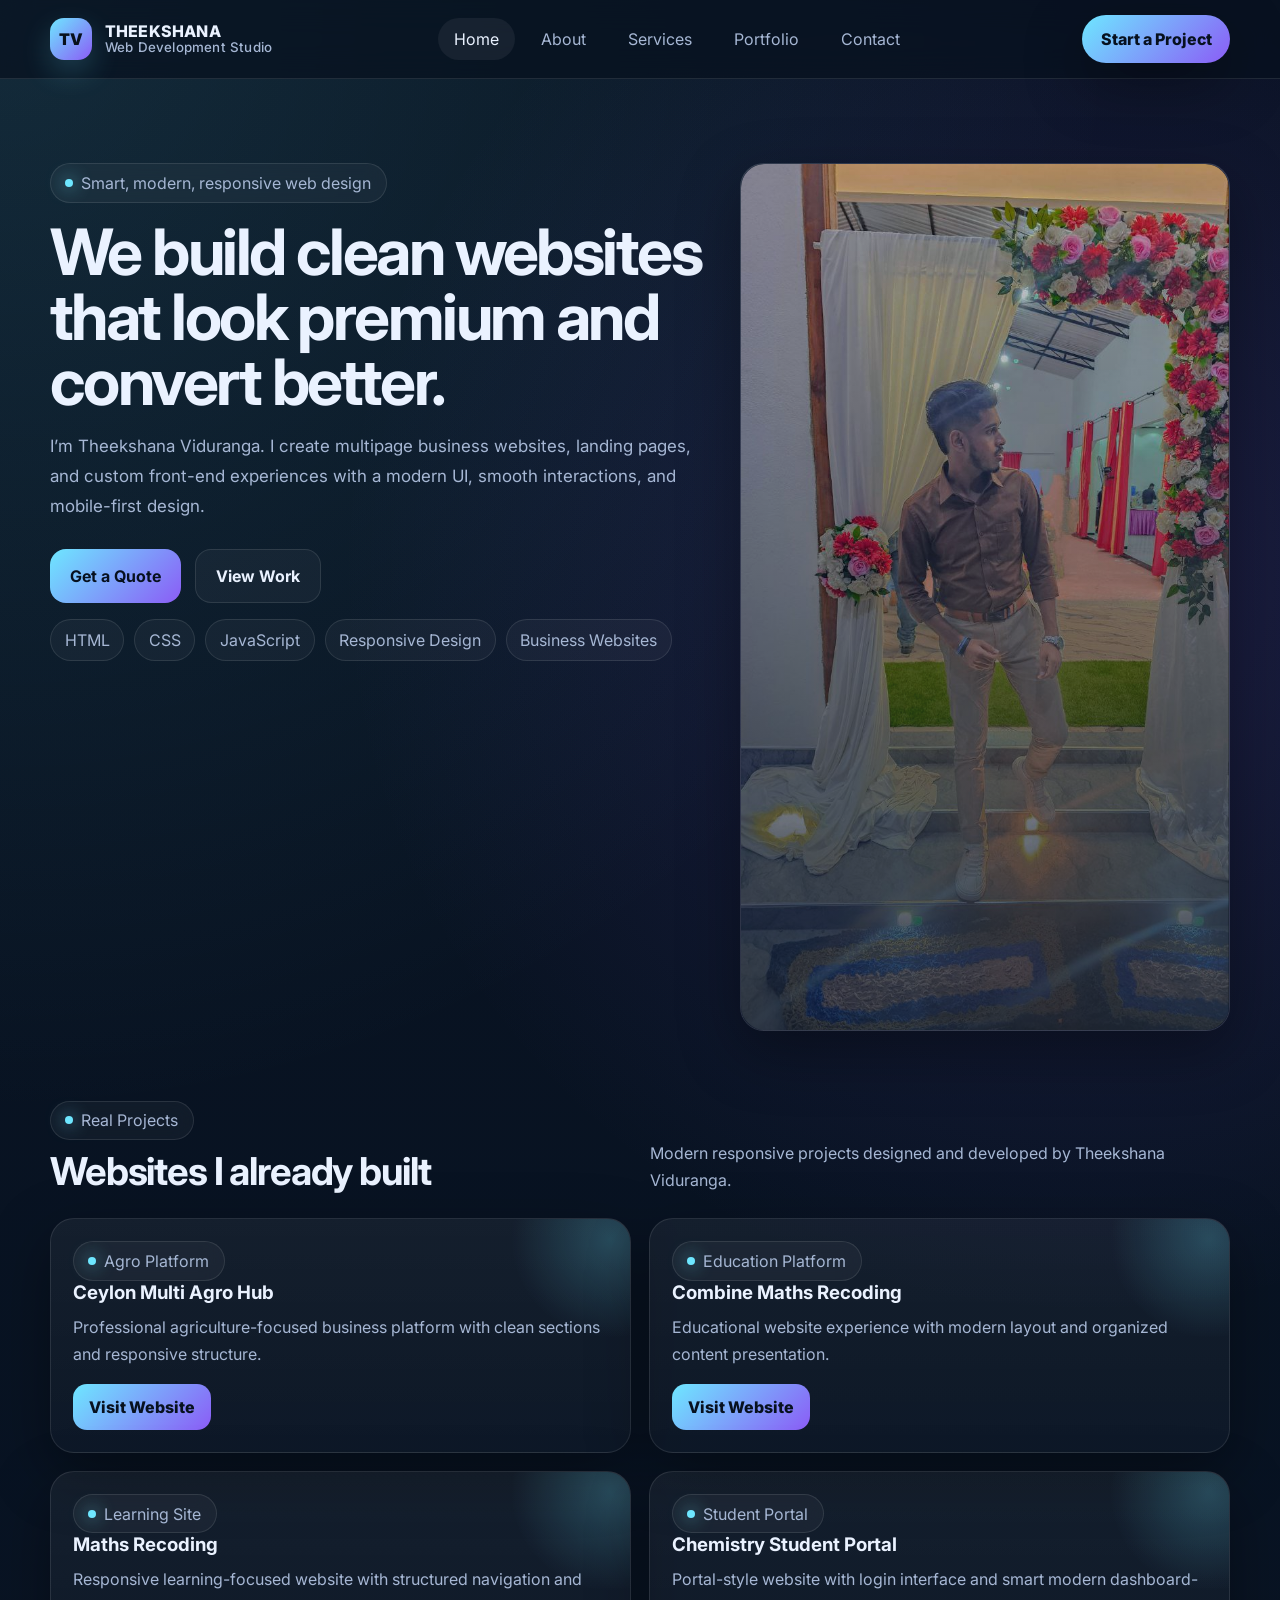
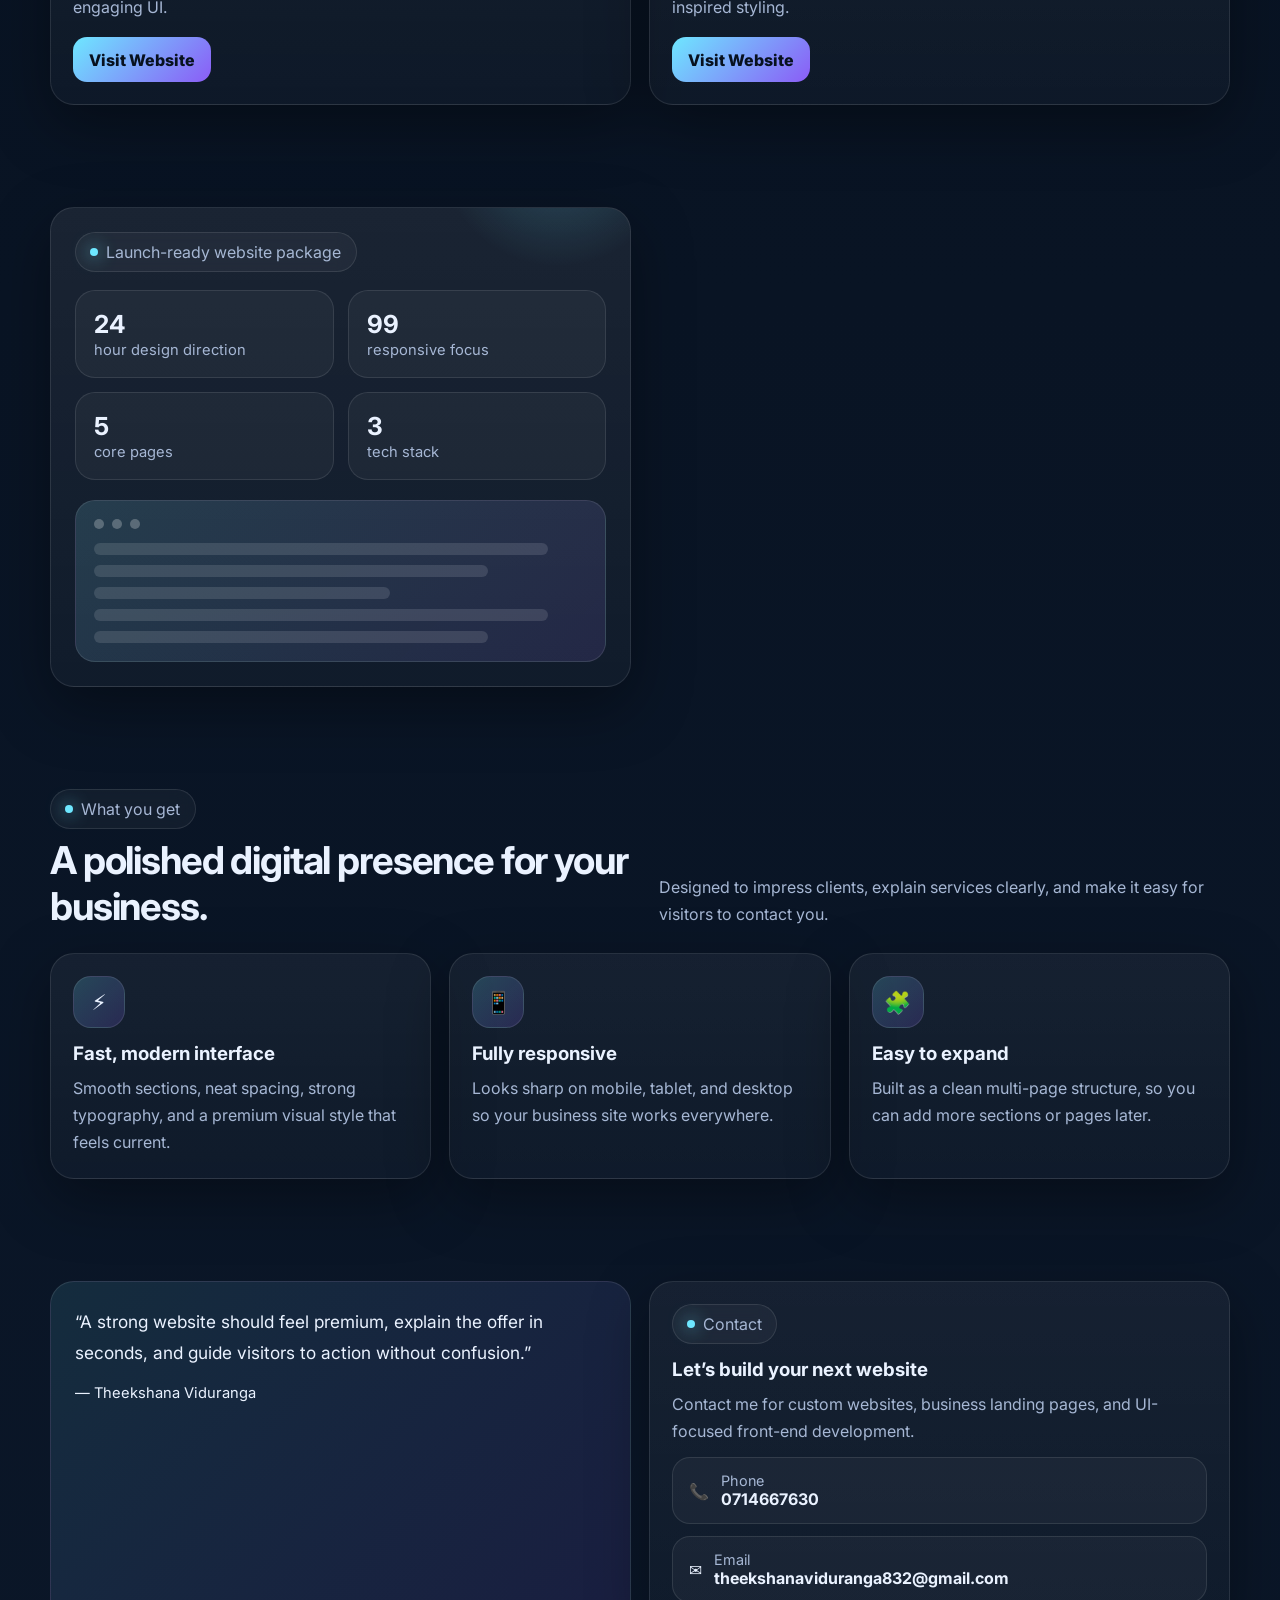
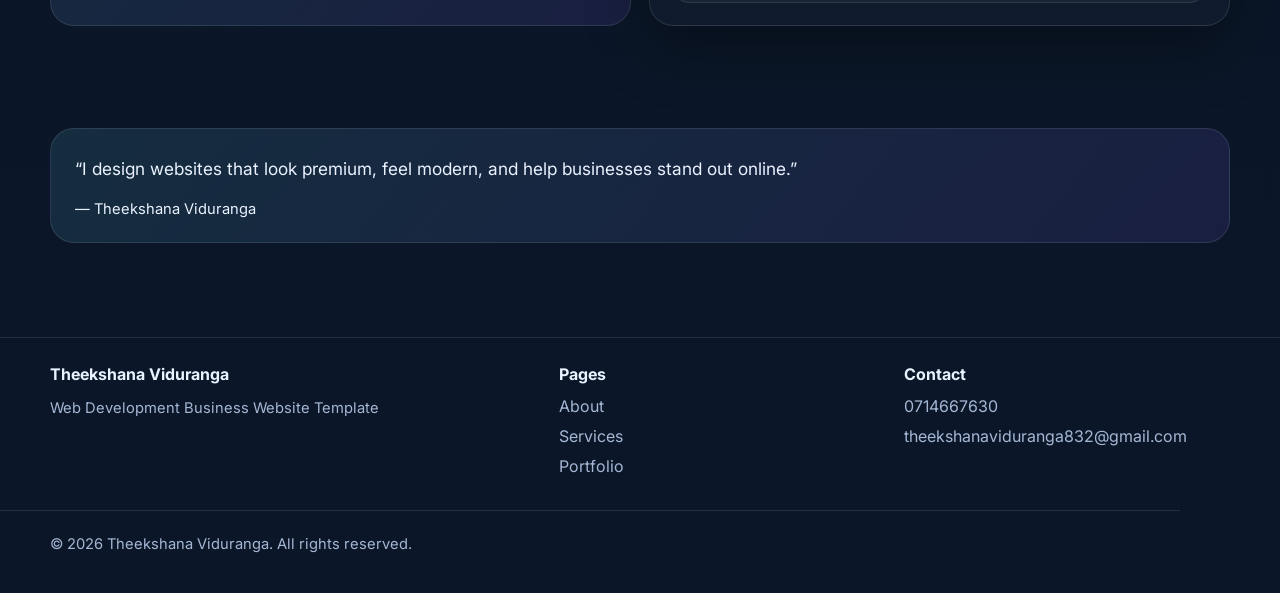
<file: index.html>
<!DOCTYPE html>
<html lang="en">
<head>
  <meta charset="UTF-8" />
  <meta name="viewport" content="width=device-width, initial-scale=1.0" />
  <title>Theekshana Viduranga | Web Development Studio</title>
  <meta name="description" content="Modern web development business website for Theekshana Viduranga." />
  <link rel="preconnect" href="https://fonts.googleapis.com">
  <link rel="preconnect" href="https://fonts.gstatic.com" crossorigin>
  <link href="https://fonts.googleapis.com/css2?family=Inter:wght@400;500;600;700;800;900&display=swap" rel="stylesheet">
  <link rel="stylesheet" href="styles.css" />
</head>
<body>
<header>
  <div class="container nav">
    <a class="logo" href="index.html">
      <div class="logo-mark">TV</div>
      <span>THEEKSHANA <small>Web Development Studio</small></span>
    </a>
    <button class="menu-btn" aria-label="Toggle menu">☰</button>
    <nav class="nav-links">
      <a href="index.html">Home</a>
      <a href="about.html">About</a>
      <a href="services.html">Services</a>
      <a href="portfolio.html">Portfolio</a>
      <a href="contact.html">Contact</a>
    </nav>
    <a class="nav-cta" href="contact.html">Start a Project</a>
  </div>
</header>

<main>
  <section class="hero">
    <div class="container hero-grid">
      <div class="reveal">
        <span class="badge"><span class="badge-dot"></span> Smart, modern, responsive web design</span>
        <h1>We build clean websites that look premium and convert better.</h1>
        <p>
          I’m Theekshana Viduranga. I create multipage business websites, landing pages,
          and custom front-end experiences with a modern UI, smooth interactions, and mobile-first design.
        </p>
        <div class="hero-actions">
          <a class="btn primary" href="contact.html">Get a Quote</a>
          <a class="btn" href="portfolio.html">View Work</a>
        </div>
        <div class="pill-row">
          <span class="pill">HTML</span>
          <span class="pill">CSS</span>
          <span class="pill">JavaScript</span>
          <span class="pill">Responsive Design</span>
          <span class="pill">Business Websites</span>
        </div>
      </div>

      <div class="panel hero-photo reveal"><img src="assets/theekshana.jpg" alt="Theekshana Viduranga" /></div></div></section>
<section class="section">
  <div class="container">
    <div class="section-head reveal">
      <div>
        <span class="badge"><span class="badge-dot"></span> Real Projects</span>
        <h2>Websites I already built</h2>
      </div>
      <p>Modern responsive projects designed and developed by Theekshana Viduranga.</p>
    </div>

    <div class="project-grid">
      <article class="card project-card reveal">
        <div class="glow"></div>
        <span class="badge"><span class="badge-dot"></span> Agro Platform</span>
        <h3>Ceylon Multi Agro Hub</h3>
        <p>Professional agriculture-focused business platform with clean sections and responsive structure.</p>
        <a class="project-link" target="_blank" href="https://theekshanavidu.github.io/Ceylon_Multi-_Agro_Hub/">Visit Website</a>
      </article>

      <article class="card project-card reveal">
        <div class="glow"></div>
        <span class="badge"><span class="badge-dot"></span> Education Platform</span>
        <h3>Combine Maths Recoding</h3>
        <p>Educational website experience with modern layout and organized content presentation.</p>
        <a class="project-link" target="_blank" href="https://combine.mathsrecoding.com/">Visit Website</a>
      </article>

      <article class="card project-card reveal">
        <div class="glow"></div>
        <span class="badge"><span class="badge-dot"></span> Learning Site</span>
        <h3>Maths Recoding</h3>
        <p>Responsive learning-focused website with structured navigation and engaging UI.</p>
        <a class="project-link" target="_blank" href="https://mathsrecoding.com/">Visit Website</a>
      </article>

      <article class="card project-card reveal">
        <div class="glow"></div>
        <span class="badge"><span class="badge-dot"></span> Student Portal</span>
        <h3>Chemistry Student Portal</h3>
        <p>Portal-style website with login interface and smart modern dashboard-inspired styling.</p>
        <a class="project-link" target="_blank" href="https://chemistrystudentportal.theekshanaviduranga832.workers.dev/#/login">Visit Website</a>
      </article>
    </div>
  </div>
</section>
<section class="section"><div class="container grid-2"><div class="panel hero-card reveal">
        <span class="badge"><span class="badge-dot"></span> Launch-ready website package</span>
        <div class="metric-grid">
          <div class="metric"><strong data-count="24">24</strong><span>hour design direction</span></div>
          <div class="metric"><strong data-count="99">99</strong><span>responsive focus</span></div>
          <div class="metric"><strong data-count="5">05</strong><span>core pages</span></div>
          <div class="metric"><strong data-count="3">03</strong><span>tech stack</span></div>
        </div>
        <div class="preview">
          <div class="bar"><span></span><span></span><span></span></div>
          <div class="lines">
            <div class="line w-92"></div>
            <div class="line w-80"></div>
            <div class="line w-60"></div>
            <div class="line w-92"></div>
            <div class="line w-80"></div>
          </div>
        </div>
      </div>
    </div>
  </section>

  <section class="section">
    <div class="container">
      <div class="section-head reveal">
        <div>
          <span class="badge"><span class="badge-dot"></span> What you get</span>
          <h2>A polished digital presence for your business.</h2>
        </div>
        <p>Designed to impress clients, explain services clearly, and make it easy for visitors to contact you.</p>
      </div>

      <div class="grid-3">
        <article class="card reveal">
          <div class="icon">⚡</div>
          <h3>Fast, modern interface</h3>
          <p>Smooth sections, neat spacing, strong typography, and a premium visual style that feels current.</p>
        </article>
        <article class="card reveal">
          <div class="icon">📱</div>
          <h3>Fully responsive</h3>
          <p>Looks sharp on mobile, tablet, and desktop so your business site works everywhere.</p>
        </article>
        <article class="card reveal">
          <div class="icon">🧩</div>
          <h3>Easy to expand</h3>
          <p>Built as a clean multi-page structure, so you can add more sections or pages later.</p>
        </article>
      </div>
    </div>
  </section>

  <section class="section">
    <div class="container grid-2">
      <div class="quote reveal">
        <p>“A strong website should feel premium, explain the offer in seconds, and guide visitors to action without confusion.”</p>
        <div class="small">— Theekshana Viduranga</div>
      </div>
      <div class="card reveal">
        <span class="badge"><span class="badge-dot"></span> Contact</span>
        <h3 style="margin-top:14px">Let’s build your next website</h3>
        <p>Contact me for custom websites, business landing pages, and UI-focused front-end development.</p>
        <div class="contact-pill"><div>📞</div><div><span>Phone</span><strong>0714667630</strong></div></div>
        <div class="contact-pill"><div>✉️</div><div><span>Email</span><strong>theekshanaviduranga832@gmail.com</strong></div></div>
      </div>
    </div>
  </section>

<section class="section">
  <div class="container">
    <div class="quote reveal">
      <p>“I design websites that look premium, feel modern, and help businesses stand out online.”</p>
      <div class="small">— Theekshana Viduranga</div>
    </div>
  </div>
</section>
</main>

<footer class="footer">
  <div class="container footer-grid">
    <div>
      <h4>Theekshana Viduranga</h4>
      <p class="small">Web Development Business Website Template</p>
    </div>
    <div>
      <h4>Pages</h4>
      <a href="about.html">About</a>
      <a href="services.html">Services</a>
      <a href="portfolio.html">Portfolio</a>
    </div>
    <div>
      <h4>Contact</h4>
      <a href="tel:0714667630">0714667630</a>
      <a href="mailto:theekshanaviduranga832@gmail.com">theekshanaviduranga832@gmail.com</a>
    </div>
  </div>
  <div class="container divider"></div>
  <div class="container small">© <span id="year"></span> Theekshana Viduranga. All rights reserved.</div>
</footer>

<script src="script.js"></script>
</body>
</html>
</file>
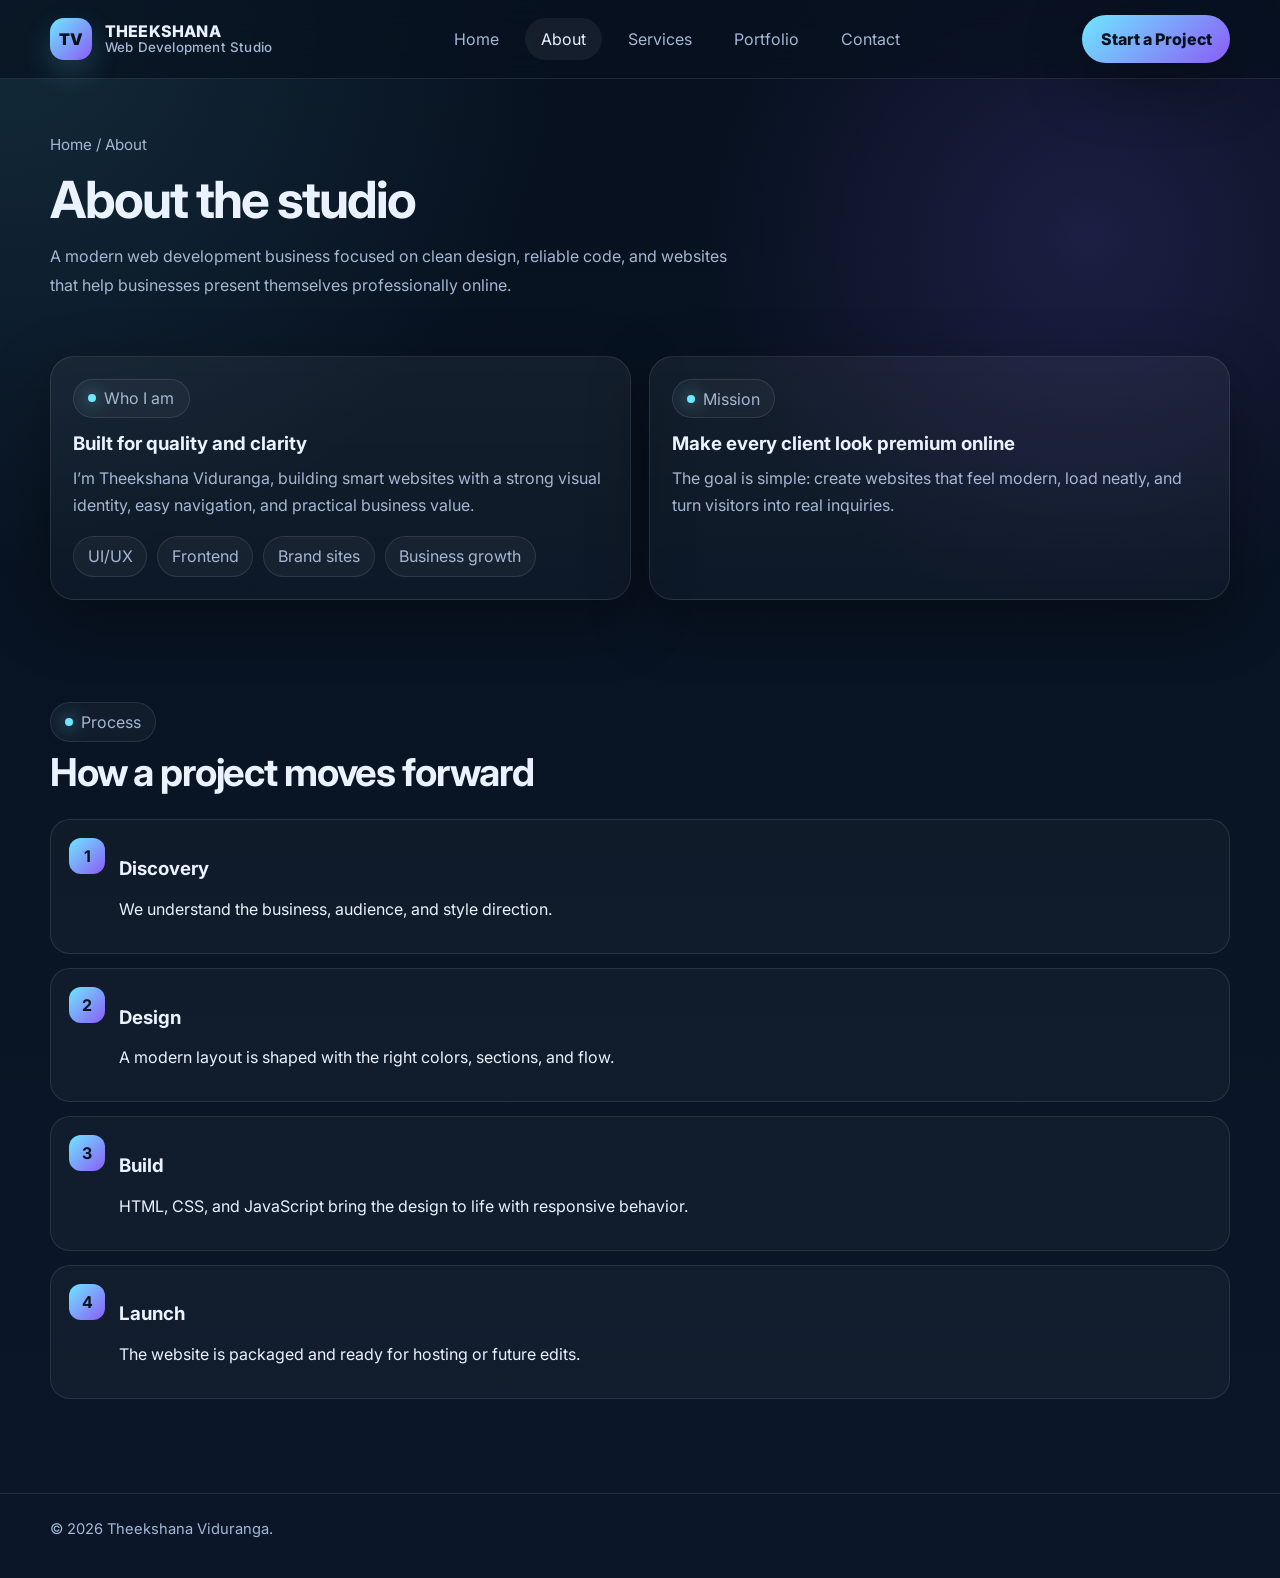
<file: about.html>
<!DOCTYPE html>
<html lang="en">
<head>
  <meta charset="UTF-8" />
  <meta name="viewport" content="width=device-width, initial-scale=1.0" />
  <title>About | Theekshana Viduranga</title>
  <meta name="description" content="Modern web development business website for Theekshana Viduranga." />
  <link rel="preconnect" href="https://fonts.googleapis.com">
  <link rel="preconnect" href="https://fonts.gstatic.com" crossorigin>
  <link href="https://fonts.googleapis.com/css2?family=Inter:wght@400;500;600;700;800;900&display=swap" rel="stylesheet">
  <link rel="stylesheet" href="styles.css" />
</head>
<body>
<header>
  <div class="container nav">
    <a class="logo" href="index.html">
      <div class="logo-mark">TV</div>
      <span>THEEKSHANA <small>Web Development Studio</small></span>
    </a>
    <button class="menu-btn" aria-label="Toggle menu">☰</button>
    <nav class="nav-links">
      <a href="index.html">Home</a>
      <a href="about.html">About</a>
      <a href="services.html">Services</a>
      <a href="portfolio.html">Portfolio</a>
      <a href="contact.html">Contact</a>
    </nav>
    <a class="nav-cta" href="contact.html">Start a Project</a>
  </div>
</header>

<main>
  <section class="page-hero">
    <div class="container">
      <div class="breadcrumb">Home / About</div>
      <h1 class="reveal">About the studio</h1>
      <p class="reveal">A modern web development business focused on clean design, reliable code, and websites that help businesses present themselves professionally online.</p>
    </div>
  </section>

  <section class="section">
    <div class="container grid-2">
      <div class="card reveal">
        <span class="badge"><span class="badge-dot"></span> Who I am</span>
        <h3>Built for quality and clarity</h3>
        <p>
          I’m Theekshana Viduranga, building smart websites with a strong visual identity,
          easy navigation, and practical business value.
        </p>
        <div class="pill-row">
          <span class="pill">UI/UX</span><span class="pill">Frontend</span><span class="pill">Brand sites</span><span class="pill">Business growth</span>
        </div>
      </div>
      <div class="card reveal">
        <span class="badge"><span class="badge-dot"></span> Mission</span>
        <h3>Make every client look premium online</h3>
        <p>
          The goal is simple: create websites that feel modern, load neatly, and turn visitors into real inquiries.
        </p>
      </div>
    </div>
  </section>

  <section class="section">
    <div class="container">
      <div class="section-head reveal">
        <div>
          <span class="badge"><span class="badge-dot"></span> Process</span>
          <h2>How a project moves forward</h2>
        </div>
      </div>
      <div class="timeline">
        <div class="step reveal"><b>1</b><div><h3>Discovery</h3><p>We understand the business, audience, and style direction.</p></div></div>
        <div class="step reveal"><b>2</b><div><h3>Design</h3><p>A modern layout is shaped with the right colors, sections, and flow.</p></div></div>
        <div class="step reveal"><b>3</b><div><h3>Build</h3><p>HTML, CSS, and JavaScript bring the design to life with responsive behavior.</p></div></div>
        <div class="step reveal"><b>4</b><div><h3>Launch</h3><p>The website is packaged and ready for hosting or future edits.</p></div></div>
      </div>
    </div>
  </section>
</main>

<footer class="footer">
  <div class="container small">© <span id="year"></span> Theekshana Viduranga.</div>
</footer>

<script src="script.js"></script>
</body>
</html>
</file>
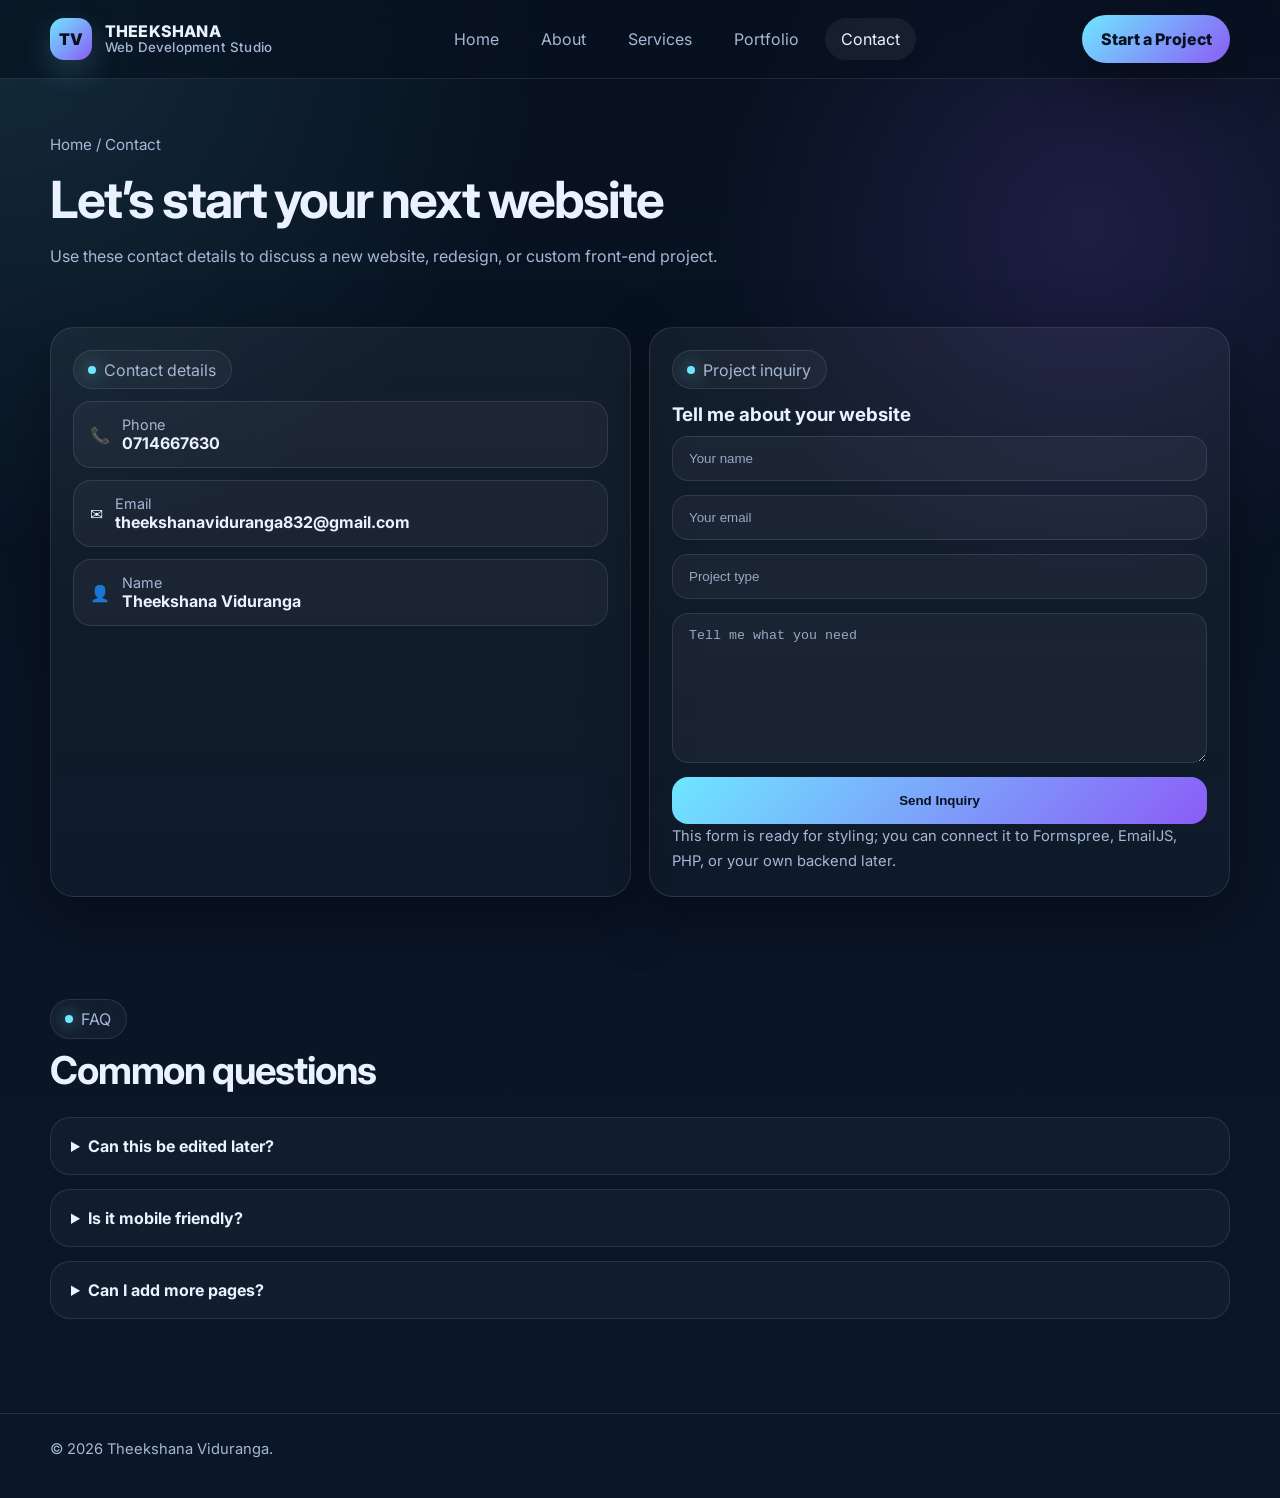
<file: contact.html>
<!DOCTYPE html>
<html lang="en">
<head>
  <meta charset="UTF-8" />
  <meta name="viewport" content="width=device-width, initial-scale=1.0" />
  <title>Contact | Theekshana Viduranga</title>
  <meta name="description" content="Modern web development business website for Theekshana Viduranga." />
  <link rel="preconnect" href="https://fonts.googleapis.com">
  <link rel="preconnect" href="https://fonts.gstatic.com" crossorigin>
  <link href="https://fonts.googleapis.com/css2?family=Inter:wght@400;500;600;700;800;900&display=swap" rel="stylesheet">
  <link rel="stylesheet" href="styles.css" />
</head>
<body>
<header>
  <div class="container nav">
    <a class="logo" href="index.html">
      <div class="logo-mark">TV</div>
      <span>THEEKSHANA <small>Web Development Studio</small></span>
    </a>
    <button class="menu-btn" aria-label="Toggle menu">☰</button>
    <nav class="nav-links">
      <a href="index.html">Home</a>
      <a href="about.html">About</a>
      <a href="services.html">Services</a>
      <a href="portfolio.html">Portfolio</a>
      <a href="contact.html">Contact</a>
    </nav>
    <a class="nav-cta" href="contact.html">Start a Project</a>
  </div>
</header>

<main>
  <section class="page-hero">
    <div class="container">
      <div class="breadcrumb">Home / Contact</div>
      <h1 class="reveal">Let’s start your next website</h1>
      <p class="reveal">Use these contact details to discuss a new website, redesign, or custom front-end project.</p>
    </div>
  </section>

  <section class="section">
    <div class="container grid-2">
      <div class="card reveal">
        <span class="badge"><span class="badge-dot"></span> Contact details</span>
        <div class="contact-pill"><div>📞</div><div><span>Phone</span><strong><a href="tel:0714667630">0714667630</a></strong></div></div>
        <div class="contact-pill"><div>✉️</div><div><span>Email</span><strong><a href="mailto:theekshanaviduranga832@gmail.com">theekshanaviduranga832@gmail.com</a></strong></div></div>
        <div class="contact-pill"><div>👤</div><div><span>Name</span><strong>Theekshana Viduranga</strong></div></div>
      </div>

      <div class="card reveal">
        <span class="badge"><span class="badge-dot"></span> Project inquiry</span>
        <h3>Tell me about your website</h3>
        <form class="form" onsubmit="event.preventDefault(); alert('Form demo only. Connect this form to your backend or email service.');">
          <input class="input" type="text" placeholder="Your name" />
          <input class="input" type="email" placeholder="Your email" />
          <input class="input" type="text" placeholder="Project type" />
          <textarea class="textarea" placeholder="Tell me what you need"></textarea>
          <button class="btn primary" type="submit">Send Inquiry</button>
        </form>
        <p class="note">This form is ready for styling; you can connect it to Formspree, EmailJS, PHP, or your own backend later.</p>
      </div>
    </div>
  </section>

  <section class="section">
    <div class="container faq">
      <div class="section-head reveal">
        <div>
          <span class="badge"><span class="badge-dot"></span> FAQ</span>
          <h2>Common questions</h2>
        </div>
      </div>
      <details class="reveal"><summary>Can this be edited later?</summary><p>Yes. The files are organized so you can update text, colors, pages, and sections easily.</p></details>
      <details class="reveal"><summary>Is it mobile friendly?</summary><p>Yes. The layout collapses cleanly for smaller screens and keeps the main actions easy to use.</p></details>
      <details class="reveal"><summary>Can I add more pages?</summary><p>Yes. Just copy the existing page structure and link it in the navigation.</p></details>
    </div>
  </section>
</main>

<footer class="footer">
  <div class="container small">© <span id="year"></span> Theekshana Viduranga.</div>
</footer>

<script src="script.js"></script>
</body>
</html>
</file>
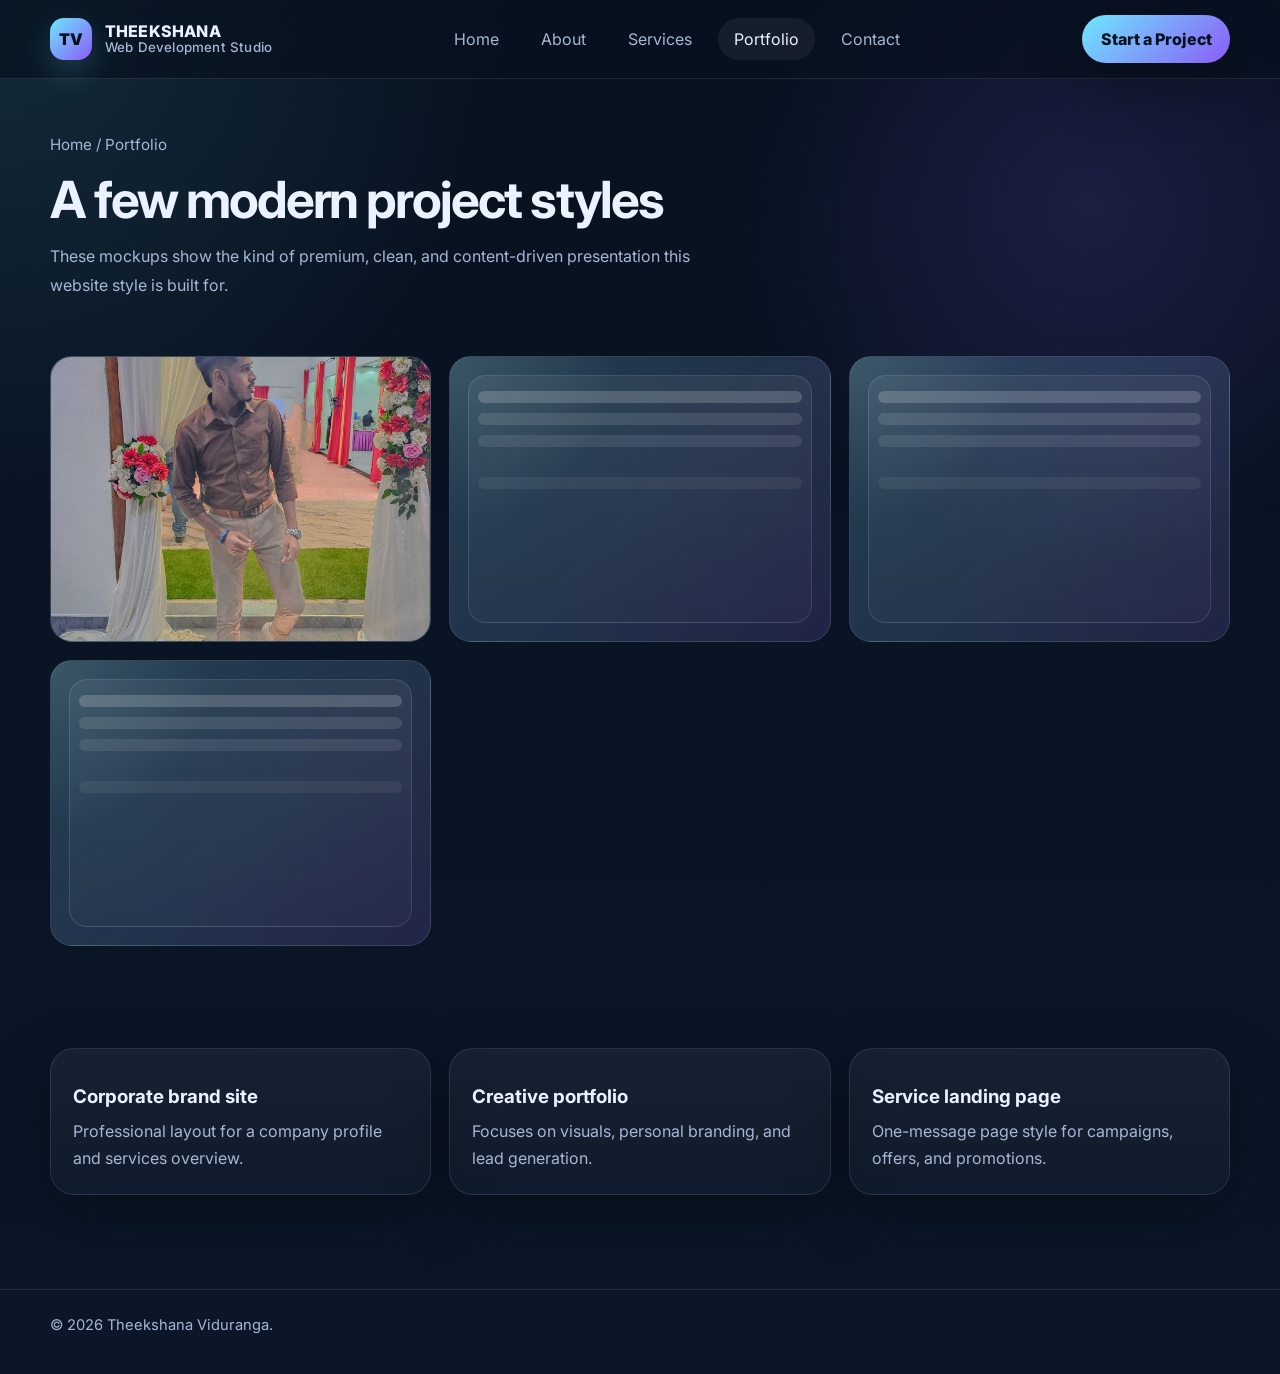
<file: portfolio.html>
<!DOCTYPE html>
<html lang="en">
<head>
  <meta charset="UTF-8" />
  <meta name="viewport" content="width=device-width, initial-scale=1.0" />
  <title>Portfolio | Theekshana Viduranga</title>
  <meta name="description" content="Modern web development business website for Theekshana Viduranga." />
  <link rel="preconnect" href="https://fonts.googleapis.com">
  <link rel="preconnect" href="https://fonts.gstatic.com" crossorigin>
  <link href="https://fonts.googleapis.com/css2?family=Inter:wght@400;500;600;700;800;900&display=swap" rel="stylesheet">
  <link rel="stylesheet" href="styles.css" />
</head>
<body>
<header>
  <div class="container nav">
    <a class="logo" href="index.html">
      <div class="logo-mark">TV</div>
      <span>THEEKSHANA <small>Web Development Studio</small></span>
    </a>
    <button class="menu-btn" aria-label="Toggle menu">☰</button>
    <nav class="nav-links">
      <a href="index.html">Home</a>
      <a href="about.html">About</a>
      <a href="services.html">Services</a>
      <a href="portfolio.html">Portfolio</a>
      <a href="contact.html">Contact</a>
    </nav>
    <a class="nav-cta" href="contact.html">Start a Project</a>
  </div>
</header>

<main>
  <section class="page-hero">
    <div class="container">
      <div class="breadcrumb">Home / Portfolio</div>
      <h1 class="reveal">A few modern project styles</h1>
      <p class="reveal">These mockups show the kind of premium, clean, and content-driven presentation this website style is built for.</p>
    </div>
  </section>

  <section class="section">
    <div class="container gallery"><img class="mock reveal" src="assets/theekshana.jpg" style="object-fit:cover" />
      <div class="mock reveal"></div>
      <div class="mock reveal"></div>
      <div class="mock reveal"></div>
    </div>
  </section>

  <section class="section">
    <div class="container grid-3">
      <article class="card reveal">
        <h3>Corporate brand site</h3>
        <p>Professional layout for a company profile and services overview.</p>
      </article>
      <article class="card reveal">
        <h3>Creative portfolio</h3>
        <p>Focuses on visuals, personal branding, and lead generation.</p>
      </article>
      <article class="card reveal">
        <h3>Service landing page</h3>
        <p>One-message page style for campaigns, offers, and promotions.</p>
      </article>
    </div>
  </section>
</main>

<footer class="footer">
  <div class="container small">© <span id="year"></span> Theekshana Viduranga.</div>
</footer>

<script src="script.js"></script>
</body>
</html>
</file>
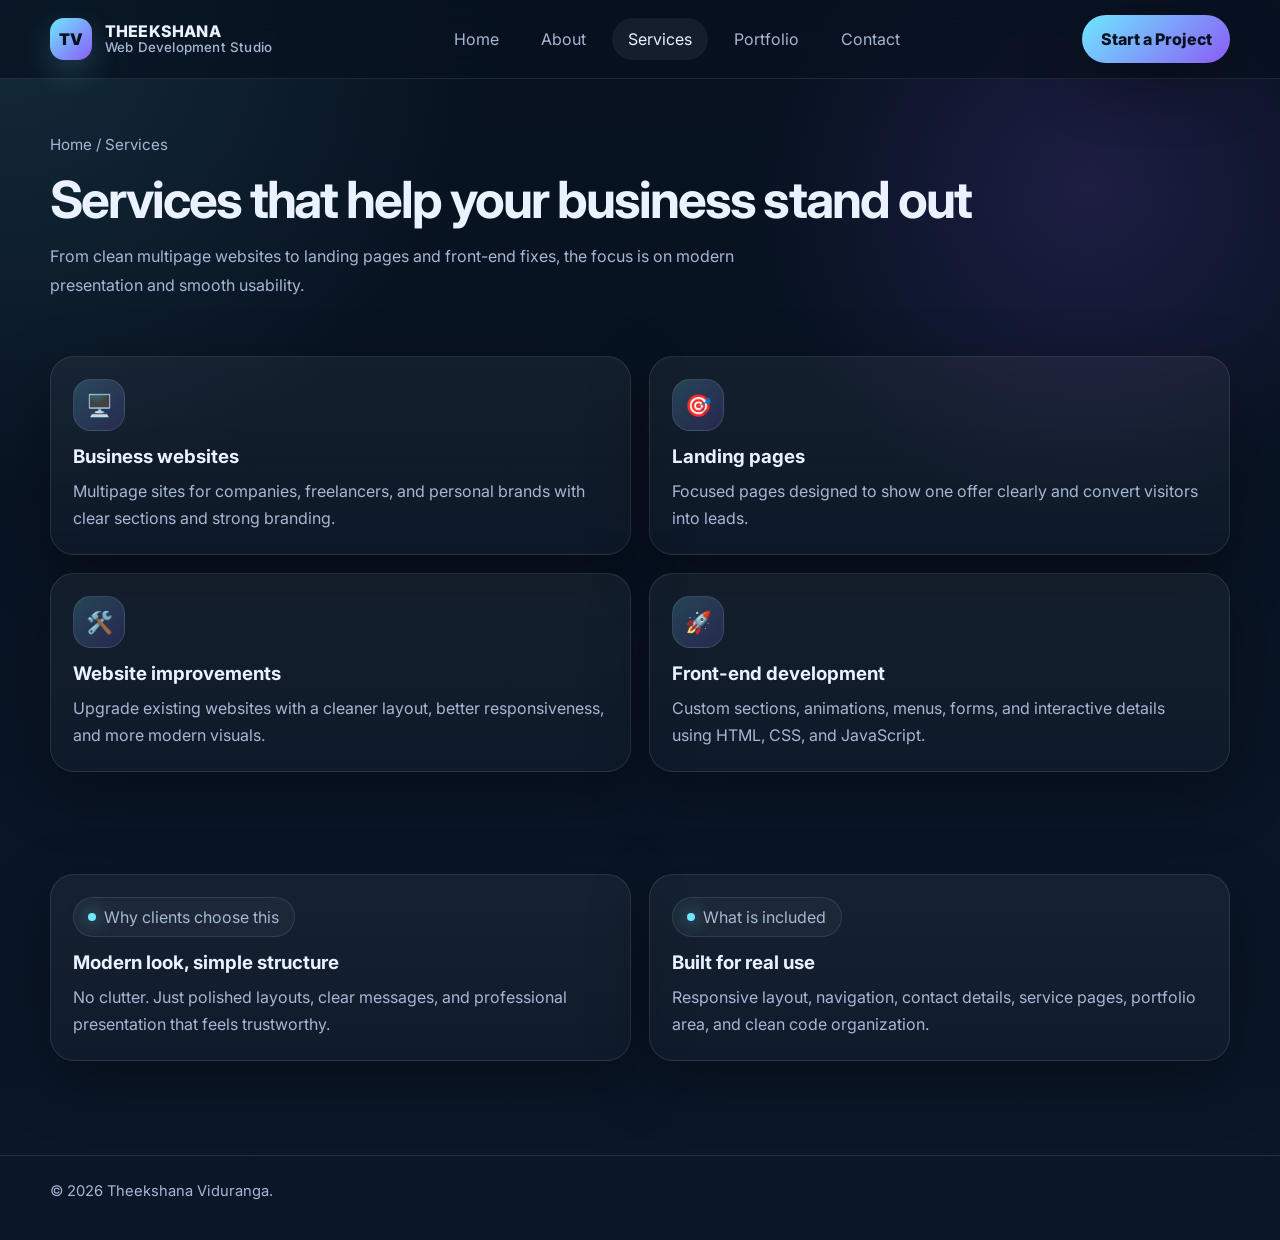
<file: services.html>
<!DOCTYPE html>
<html lang="en">
<head>
  <meta charset="UTF-8" />
  <meta name="viewport" content="width=device-width, initial-scale=1.0" />
  <title>Services | Theekshana Viduranga</title>
  <meta name="description" content="Modern web development business website for Theekshana Viduranga." />
  <link rel="preconnect" href="https://fonts.googleapis.com">
  <link rel="preconnect" href="https://fonts.gstatic.com" crossorigin>
  <link href="https://fonts.googleapis.com/css2?family=Inter:wght@400;500;600;700;800;900&display=swap" rel="stylesheet">
  <link rel="stylesheet" href="styles.css" />
</head>
<body>
<header>
  <div class="container nav">
    <a class="logo" href="index.html">
      <div class="logo-mark">TV</div>
      <span>THEEKSHANA <small>Web Development Studio</small></span>
    </a>
    <button class="menu-btn" aria-label="Toggle menu">☰</button>
    <nav class="nav-links">
      <a href="index.html">Home</a>
      <a href="about.html">About</a>
      <a href="services.html">Services</a>
      <a href="portfolio.html">Portfolio</a>
      <a href="contact.html">Contact</a>
    </nav>
    <a class="nav-cta" href="contact.html">Start a Project</a>
  </div>
</header>

<main>
  <section class="page-hero">
    <div class="container">
      <div class="breadcrumb">Home / Services</div>
      <h1 class="reveal">Services that help your business stand out</h1>
      <p class="reveal">From clean multipage websites to landing pages and front-end fixes, the focus is on modern presentation and smooth usability.</p>
    </div>
  </section>

  <section class="section">
    <div class="container service-list">
      <article class="card reveal">
        <div class="icon">🖥️</div>
        <h3>Business websites</h3>
        <p>Multipage sites for companies, freelancers, and personal brands with clear sections and strong branding.</p>
      </article>
      <article class="card reveal">
        <div class="icon">🎯</div>
        <h3>Landing pages</h3>
        <p>Focused pages designed to show one offer clearly and convert visitors into leads.</p>
      </article>
      <article class="card reveal">
        <div class="icon">🛠️</div>
        <h3>Website improvements</h3>
        <p>Upgrade existing websites with a cleaner layout, better responsiveness, and more modern visuals.</p>
      </article>
      <article class="card reveal">
        <div class="icon">🚀</div>
        <h3>Front-end development</h3>
        <p>Custom sections, animations, menus, forms, and interactive details using HTML, CSS, and JavaScript.</p>
      </article>
    </div>
  </section>

  <section class="section">
    <div class="container grid-2">
      <div class="card reveal">
        <span class="badge"><span class="badge-dot"></span> Why clients choose this</span>
        <h3>Modern look, simple structure</h3>
        <p>No clutter. Just polished layouts, clear messages, and professional presentation that feels trustworthy.</p>
      </div>
      <div class="card reveal">
        <span class="badge"><span class="badge-dot"></span> What is included</span>
        <h3>Built for real use</h3>
        <p>Responsive layout, navigation, contact details, service pages, portfolio area, and clean code organization.</p>
      </div>
    </div>
  </section>
</main>

<footer class="footer">
  <div class="container small">© <span id="year"></span> Theekshana Viduranga.</div>
</footer>

<script src="script.js"></script>
</body>
</html>
</file>
<file: styles.css>
:root{
  --bg:#07111f;
  --bg2:#0b1729;
  --card:#0f1d33cc;
  --card2:#12233ccc;
  --text:#eaf2ff;
  --muted:#a6b7d4;
  --line:rgba(255,255,255,.10);
  --brand:#6ee7ff;
  --brand2:#8b5cf6;
  --accent:#22c55e;
  --shadow:0 20px 60px rgba(0,0,0,.35);
  --radius:24px;
  --max:1180px;
}
*{box-sizing:border-box}
html{scroll-behavior:smooth}
body{
  margin:0;
  font-family:Inter,ui-sans-serif,system-ui,-apple-system,BlinkMacSystemFont,"Segoe UI",Roboto,Arial,sans-serif;
  color:var(--text);
  background:
    radial-gradient(circle at top left, rgba(110,231,255,.12), transparent 28%),
    radial-gradient(circle at 85% 15%, rgba(139,92,246,.16), transparent 22%),
    linear-gradient(180deg,var(--bg),var(--bg2));
}
a{color:inherit;text-decoration:none}
img{max-width:100%;display:block}
.container{width:min(100% - 32px, var(--max)); margin-inline:auto}
.badge{
  display:inline-flex;align-items:center;gap:.5rem;
  padding:.55rem .9rem;border:1px solid var(--line);border-radius:999px;
  background:rgba(255,255,255,.04);color:var(--muted);backdrop-filter: blur(10px);
}
.badge-dot{width:8px;height:8px;border-radius:50%;background:var(--brand);box-shadow:0 0 18px var(--brand)}
header{
  position:sticky;top:0;z-index:50;
  backdrop-filter: blur(16px);
  background:rgba(7,17,31,.72);
  border-bottom:1px solid var(--line);
}
.nav{
  display:flex;align-items:center;justify-content:space-between;gap:18px;
  min-height:78px;
}
.logo{
  display:flex;align-items:center;gap:.8rem;font-weight:800;letter-spacing:.2px;
}
.logo-mark{
  width:42px;height:42px;border-radius:14px;
  background:linear-gradient(135deg,var(--brand),var(--brand2));
  display:grid;place-items:center;color:#08111d;font-weight:900;
  box-shadow:0 12px 30px rgba(110,231,255,.2);
}
.logo span{display:block;line-height:1.1}
.logo small{display:block;color:var(--muted);font-weight:500}
.nav-links{
  display:flex;align-items:center;gap:10px;flex-wrap:wrap;
}
.nav-links a{
  padding:.7rem 1rem;border-radius:999px;color:var(--muted);transition:.25s ease;
}
.nav-links a:hover,.nav-links a.active{
  background:rgba(255,255,255,.06);color:var(--text)
}
.nav-cta{
  padding:.85rem 1.15rem;border-radius:999px;
  background:linear-gradient(135deg,var(--brand),var(--brand2));
  color:#07111f;font-weight:800;box-shadow:var(--shadow);
}
.menu-btn{
  display:none;border:0;background:transparent;color:var(--text);font-size:1.4rem
}
.hero{
  padding:84px 0 42px;
}
.hero-grid{
  display:grid;grid-template-columns:1.15fr .85fr;gap:28px;align-items:stretch;
}
.hero h1{
  font-size:clamp(2.4rem, 5vw, 5.2rem);
  line-height:1.02;margin:16px 0 18px;
  letter-spacing:-.04em;
}
.hero p{
  color:var(--muted);font-size:1.06rem;line-height:1.75;max-width:62ch;
}
.hero-actions{
  display:flex;gap:14px;flex-wrap:wrap;margin-top:28px
}
.btn{
  display:inline-flex;align-items:center;justify-content:center;gap:.55rem;
  padding:1rem 1.25rem;border-radius:16px;border:1px solid var(--line);
  background:rgba(255,255,255,.04);color:var(--text);transition:.25s ease;font-weight:700;
}
.btn:hover{transform:translateY(-2px);background:rgba(255,255,255,.08)}
.btn.primary{
  background:linear-gradient(135deg,var(--brand),var(--brand2));
  color:#07111f;border:0;
}
.panel{
  background:linear-gradient(180deg,rgba(255,255,255,.07),rgba(255,255,255,.03));
  border:1px solid var(--line);
  border-radius:var(--radius);
  box-shadow:var(--shadow);
}
.hero-card{
  padding:24px;position:relative;overflow:hidden;isolation:isolate;
}
.hero-card::before{
  content:"";position:absolute;inset:-40% -10% auto auto;width:260px;height:260px;
  background:radial-gradient(circle, rgba(110,231,255,.22), transparent 65%);
  z-index:-1;
}
.metric-grid{
  display:grid;grid-template-columns:repeat(2,1fr);gap:14px;margin-top:18px
}
.metric{
  padding:18px;border:1px solid var(--line);border-radius:20px;background:rgba(255,255,255,.04)
}
.metric strong{display:block;font-size:1.55rem}
.metric span{color:var(--muted);font-size:.92rem}
.preview{
  margin-top:20px;padding:18px;border-radius:20px;border:1px solid var(--line);
  background:
    linear-gradient(135deg, rgba(110,231,255,.12), rgba(139,92,246,.10)),
    rgba(255,255,255,.03);
}
.preview .bar{display:flex;gap:8px;margin-bottom:14px}
.preview .bar span{width:10px;height:10px;border-radius:50%;background:rgba(255,255,255,.25)}
.preview .lines{display:grid;gap:10px}
.preview .line{height:12px;border-radius:999px;background:rgba(255,255,255,.12)}
.preview .line.w-80{width:80%}
.preview .line.w-60{width:60%}
.preview .line.w-92{width:92%}
.section{padding:28px 0 74px}
.section-head{
  display:flex;justify-content:space-between;gap:20px;align-items:end;margin-bottom:24px
}
.section-head h2{
  margin:8px 0 0;font-size:clamp(1.7rem, 3vw, 3rem);letter-spacing:-.03em
}
.section-head p{margin:0;color:var(--muted);max-width:58ch;line-height:1.7}
.grid-3{display:grid;grid-template-columns:repeat(3,1fr);gap:18px}
.grid-2{display:grid;grid-template-columns:repeat(2,1fr);gap:18px}
.card{
  padding:22px;border-radius:var(--radius);border:1px solid var(--line);
  background:linear-gradient(180deg,rgba(255,255,255,.05),rgba(255,255,255,.025));
  box-shadow:var(--shadow);
}
.card h3{margin:14px 0 10px}
.card p{margin:0;color:var(--muted);line-height:1.7}
.icon{
  width:52px;height:52px;border-radius:18px;
  background:linear-gradient(135deg,rgba(110,231,255,.2),rgba(139,92,246,.18));
  border:1px solid var(--line);display:grid;place-items:center;font-size:1.35rem
}
.timeline{
  display:grid;gap:14px
}
.step{
  display:grid;grid-template-columns:auto 1fr;gap:14px;align-items:start;
  padding:18px;border-radius:20px;border:1px solid var(--line);
  background:rgba(255,255,255,.03)
}
.step b{
  display:inline-grid;place-items:center;
  width:36px;height:36px;border-radius:12px;background:linear-gradient(135deg,var(--brand),var(--brand2));color:#07111f
}
.quote{
  padding:24px;border-radius:var(--radius);
  background:linear-gradient(135deg, rgba(110,231,255,.11), rgba(139,92,246,.12));
  border:1px solid var(--line);
}
.quote p{font-size:1.08rem;line-height:1.8;margin:0 0 16px}
.footer{
  margin-top:20px;padding:26px 0 40px;border-top:1px solid var(--line);color:var(--muted)
}
.footer-grid{
  display:grid;grid-template-columns:1.2fr .8fr .8fr;gap:20px
}
.footer h4{color:var(--text);margin:0 0 12px}
.footer a{display:block;color:var(--muted);margin:10px 0}
.contact-pill{
  display:flex;gap:12px;align-items:center;padding:14px 16px;border-radius:18px;
  border:1px solid var(--line);background:rgba(255,255,255,.04);margin-top:12px
}
.contact-pill span{color:var(--muted);display:block;font-size:.9rem}
.form{
  display:grid;gap:14px
}
.input, .textarea, .select{
  width:100%;padding:14px 16px;border-radius:16px;border:1px solid var(--line);
  background:rgba(255,255,255,.04);color:var(--text);outline:none
}
.textarea{min-height:150px;resize:vertical}
.input::placeholder,.textarea::placeholder{color:#98a8c1}
.note{color:var(--muted);font-size:.92rem;line-height:1.6}
.page-hero{padding:56px 0 28px}
.page-hero h1{margin:14px 0 12px;font-size:clamp(2rem, 4vw, 3.8rem);letter-spacing:-.04em}
.page-hero p{margin:0;color:var(--muted);max-width:70ch;line-height:1.8}
.breadcrumb{color:var(--muted);font-size:.95rem}
.service-list{
  display:grid;grid-template-columns:repeat(2,1fr);gap:18px
}
.pill-row{
  display:flex;flex-wrap:wrap;gap:10px;margin-top:16px
}
.pill{
  padding:.6rem .85rem;border-radius:999px;border:1px solid var(--line);background:rgba(255,255,255,.04);color:var(--muted)
}
.gallery{
  display:grid;grid-template-columns:repeat(3,1fr);gap:18px
}
.mock{
  aspect-ratio: 4/3; border-radius:22px; border:1px solid var(--line);
  background:
    linear-gradient(135deg, rgba(110,231,255,.18), rgba(139,92,246,.12)),
    radial-gradient(circle at top left, rgba(255,255,255,.12), transparent 35%),
    rgba(255,255,255,.04);
  overflow:hidden; position:relative;
}
.mock::before{
  content:""; position:absolute; inset:18px; border-radius:18px; border:1px solid rgba(255,255,255,.12);
  background:linear-gradient(180deg, rgba(255,255,255,.06), rgba(255,255,255,.02));
}
.mock::after{
  content:""; position:absolute; left:28px; right:28px; top:34px; height:12px; border-radius:999px;
  background:rgba(255,255,255,.18); box-shadow:0 22px 0 rgba(255,255,255,.11), 0 44px 0 rgba(255,255,255,.09), 0 86px 0 rgba(255,255,255,.06)
}
.faq details{
  padding:18px 20px;border-radius:20px;border:1px solid var(--line);background:rgba(255,255,255,.03)
}
.faq details + details{margin-top:14px}
.faq summary{cursor:pointer;font-weight:700}
.faq p{color:var(--muted);line-height:1.7;margin:12px 0 0}
.small{font-size:.92rem}
.divider{height:1px;background:var(--line);margin:24px 0}

@media (max-width: 980px){
  .hero-grid, .grid-3, .grid-2, .footer-grid, .service-list, .gallery{grid-template-columns:1fr}
  .section-head{flex-direction:column;align-items:start}
}
@media (max-width: 780px){
  .menu-btn{display:block}
  .nav-links{
    display:none;position:absolute;left:16px;right:16px;top:78px;flex-direction:column;
    padding:14px;border-radius:22px;background:rgba(8,17,30,.96);border:1px solid var(--line)
  }
  .nav-links.open{display:flex}
  .nav-links a{width:100%}
  .nav-cta{display:none}
  .hero{padding-top:48px}
  .metric-grid{grid-template-columns:1fr}
}
.reveal{opacity:0;transform:translateY(18px);transition:.7s ease}
.reveal.visible{opacity:1;transform:none}
.hero-photo{
  position:relative;
  overflow:hidden;
  min-height:560px;
}
.hero-photo img{
  width:100%;
  height:100%;
  object-fit:cover;
  border-radius:24px;
  filter:saturate(1.05) contrast(1.02);
}
.hero-photo::after{
  content:"";
  position:absolute;
  inset:0;
  background:linear-gradient(180deg, rgba(7,17,31,.08), rgba(7,17,31,.72));
}
.project-link{
  display:inline-flex;
  margin-top:16px;
  padding:.8rem 1rem;
  border-radius:14px;
  background:linear-gradient(135deg,var(--brand),var(--brand2));
  color:#07111f;
  font-weight:800;
}
.project-grid{
  display:grid;
  grid-template-columns:repeat(2,1fr);
  gap:18px;
}
.project-card{
  position:relative;
  overflow:hidden;
}
.project-card h3{
  margin-top:0;
}
.glow{
  position:absolute;
  width:200px;
  height:200px;
  border-radius:50%;
  background:radial-gradient(circle, rgba(110,231,255,.22), transparent 70%);
  top:-80px;
  right:-80px;
}
@media(max-width:980px){
  .project-grid{grid-template-columns:1fr}
}
</file>
